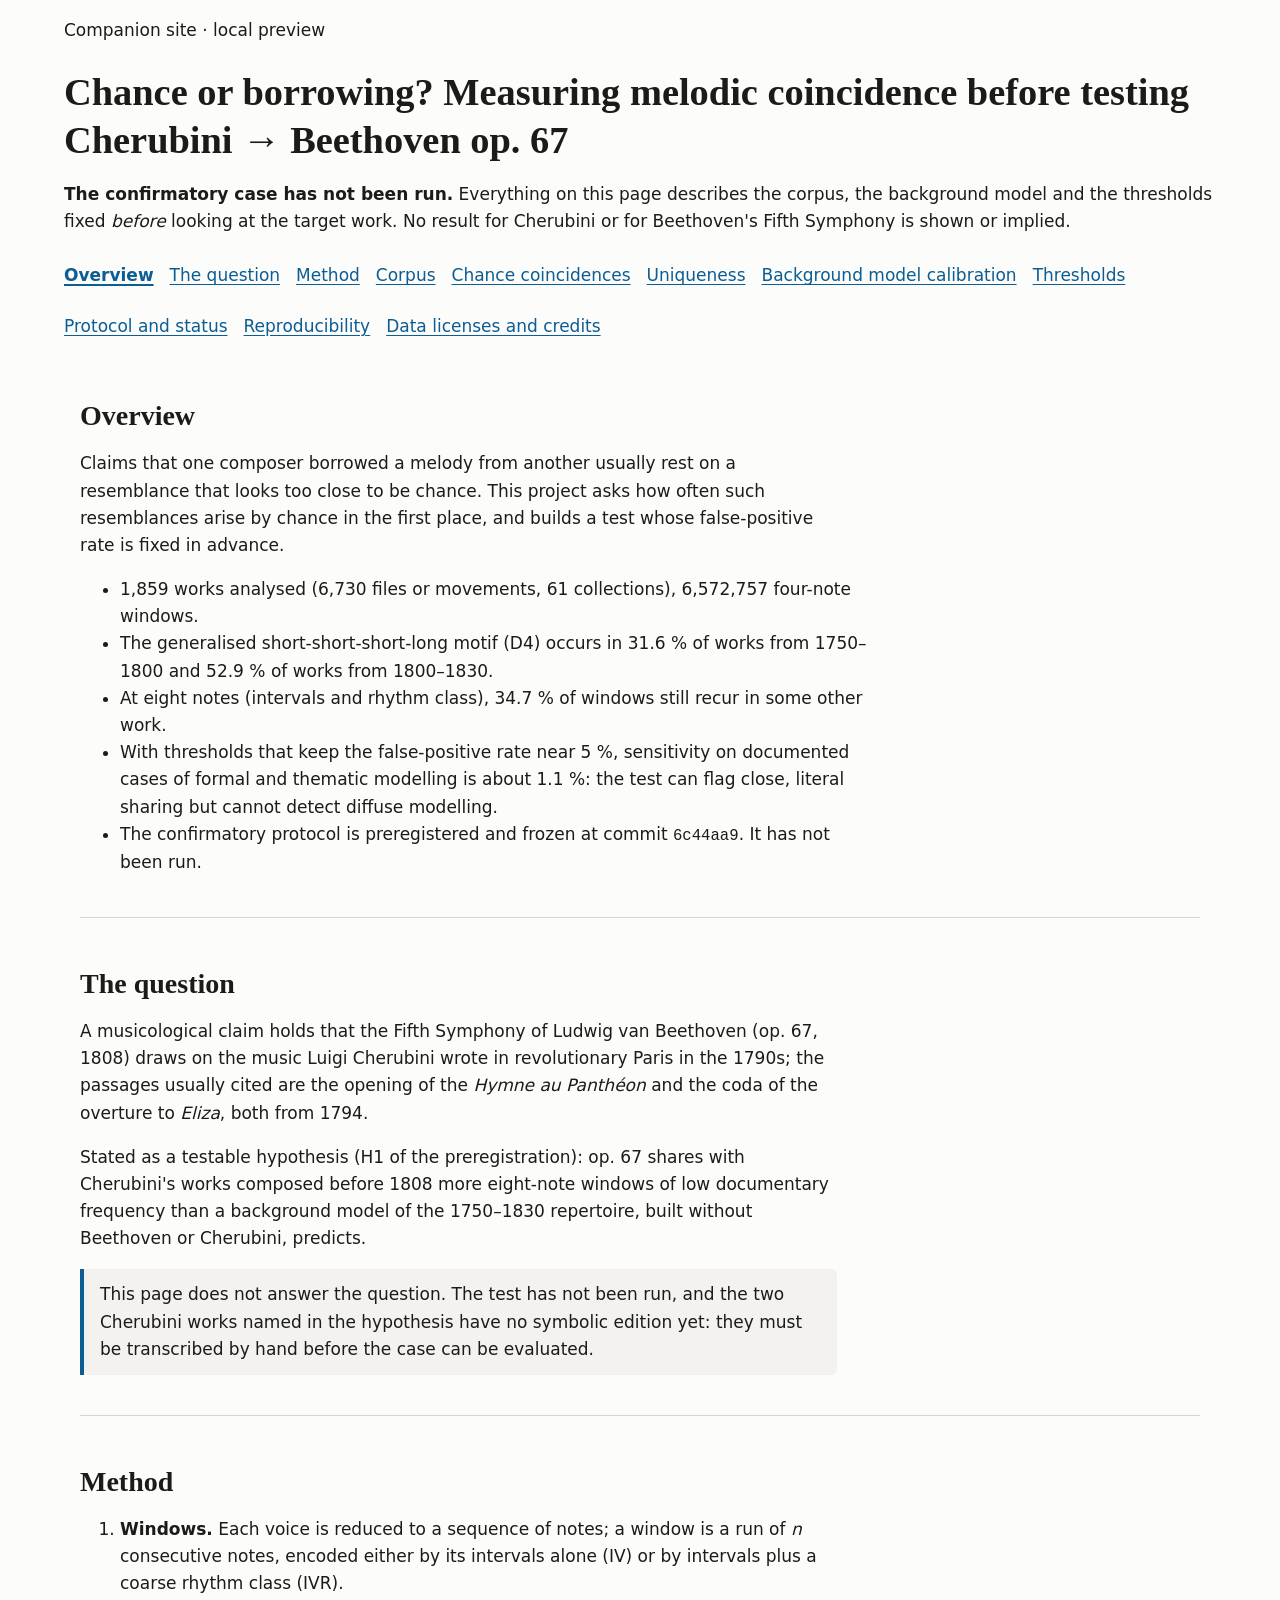
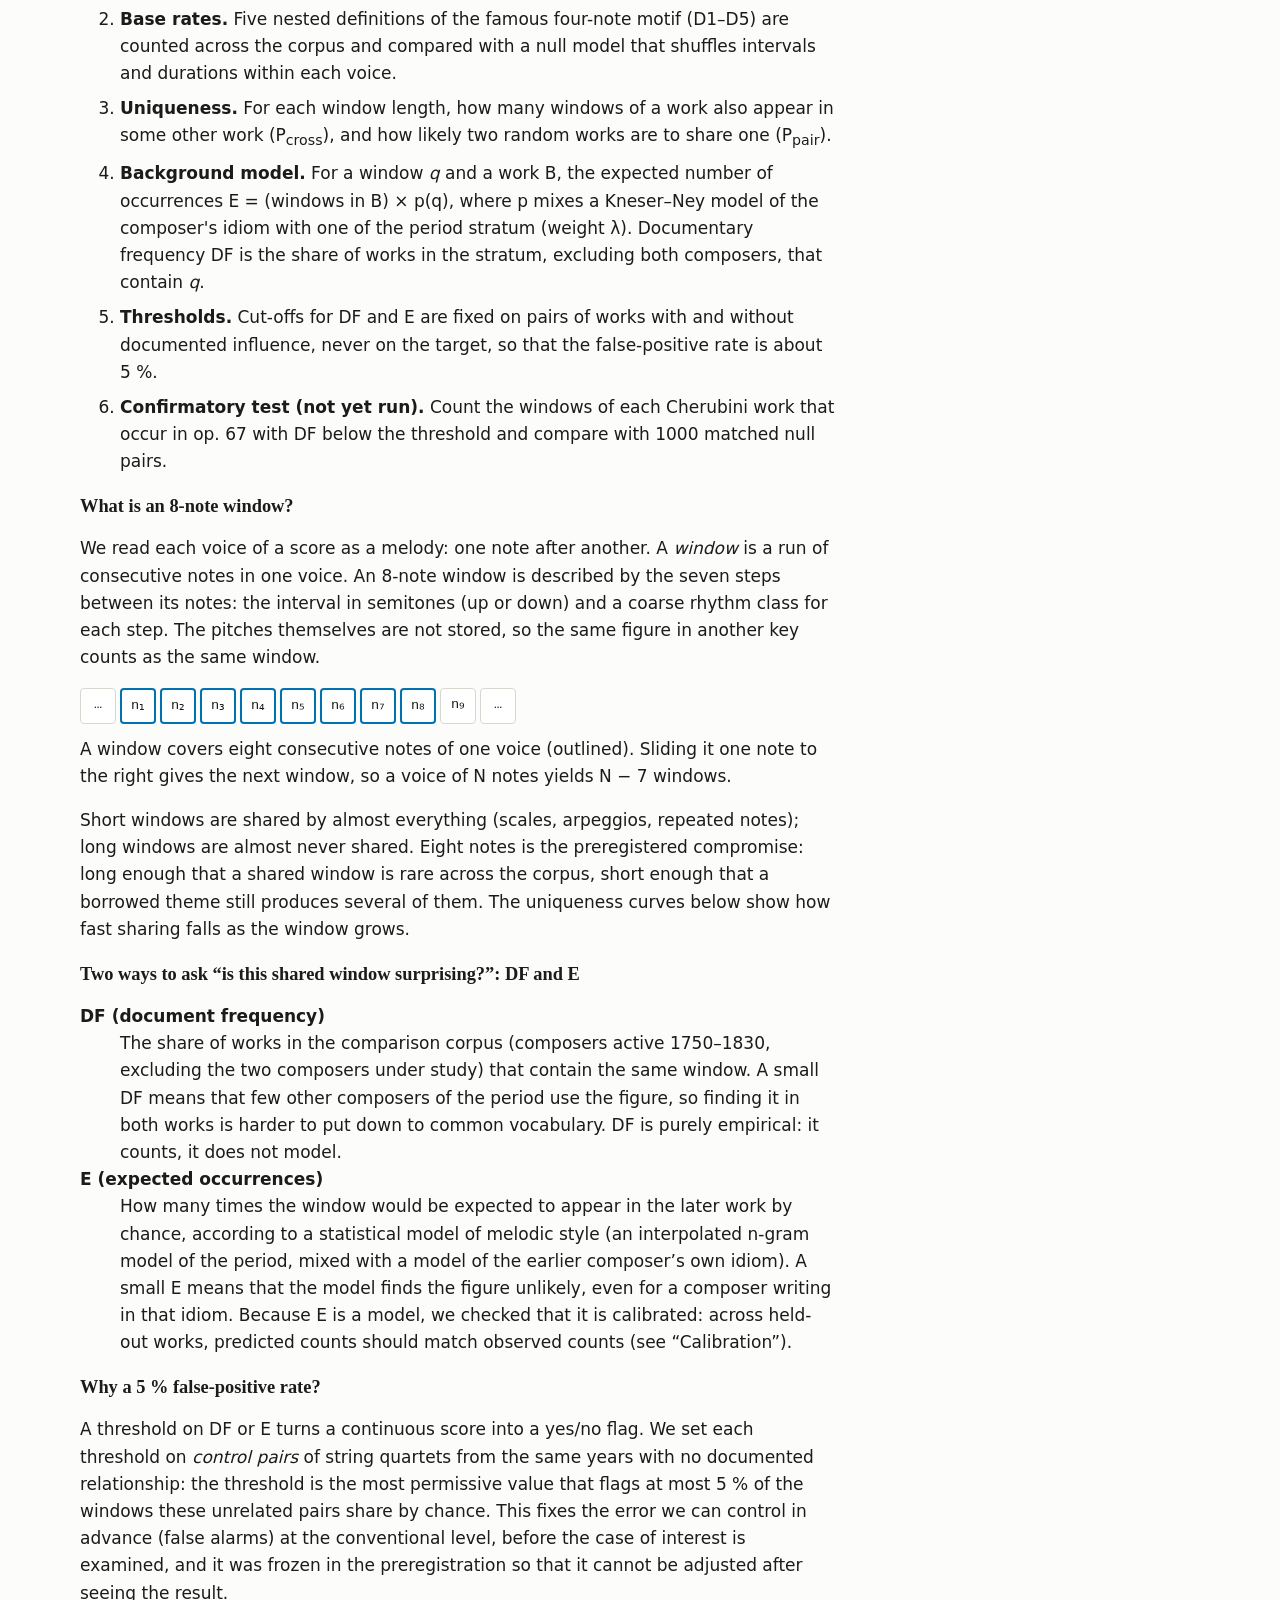
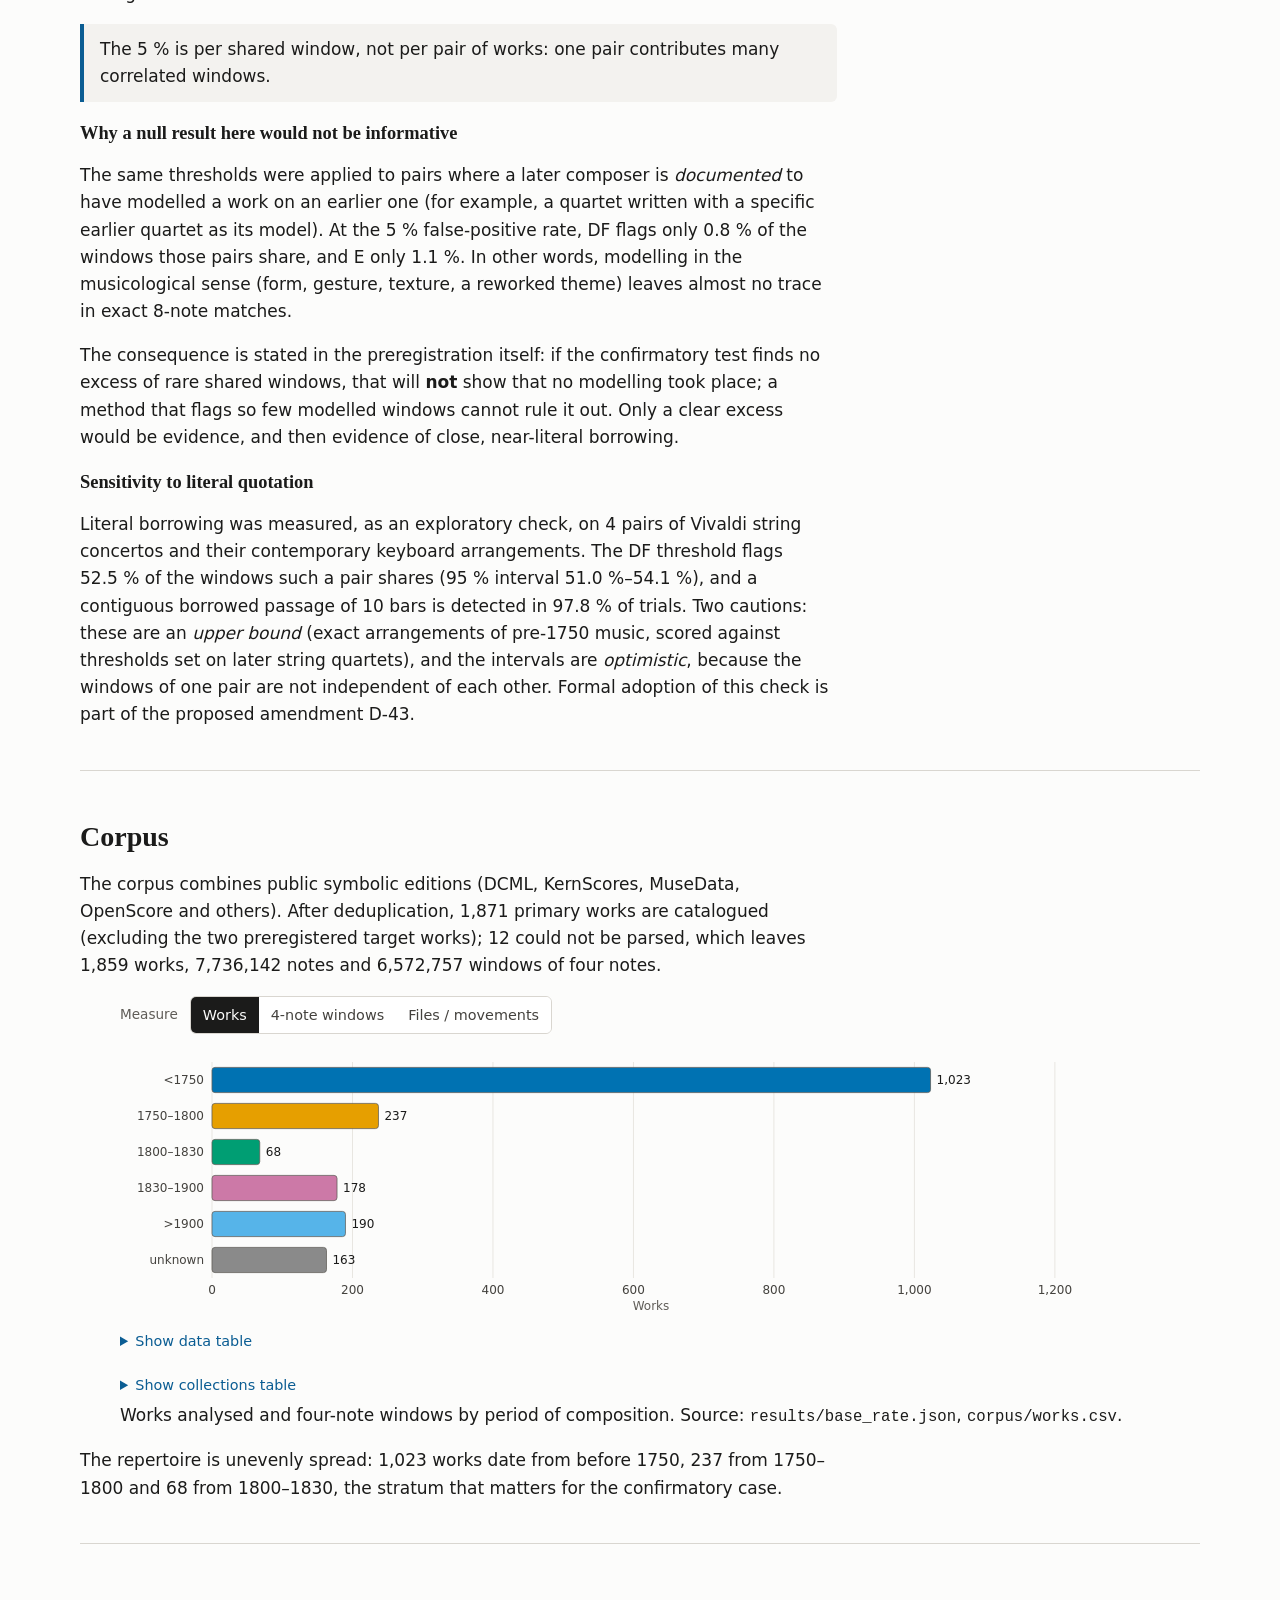
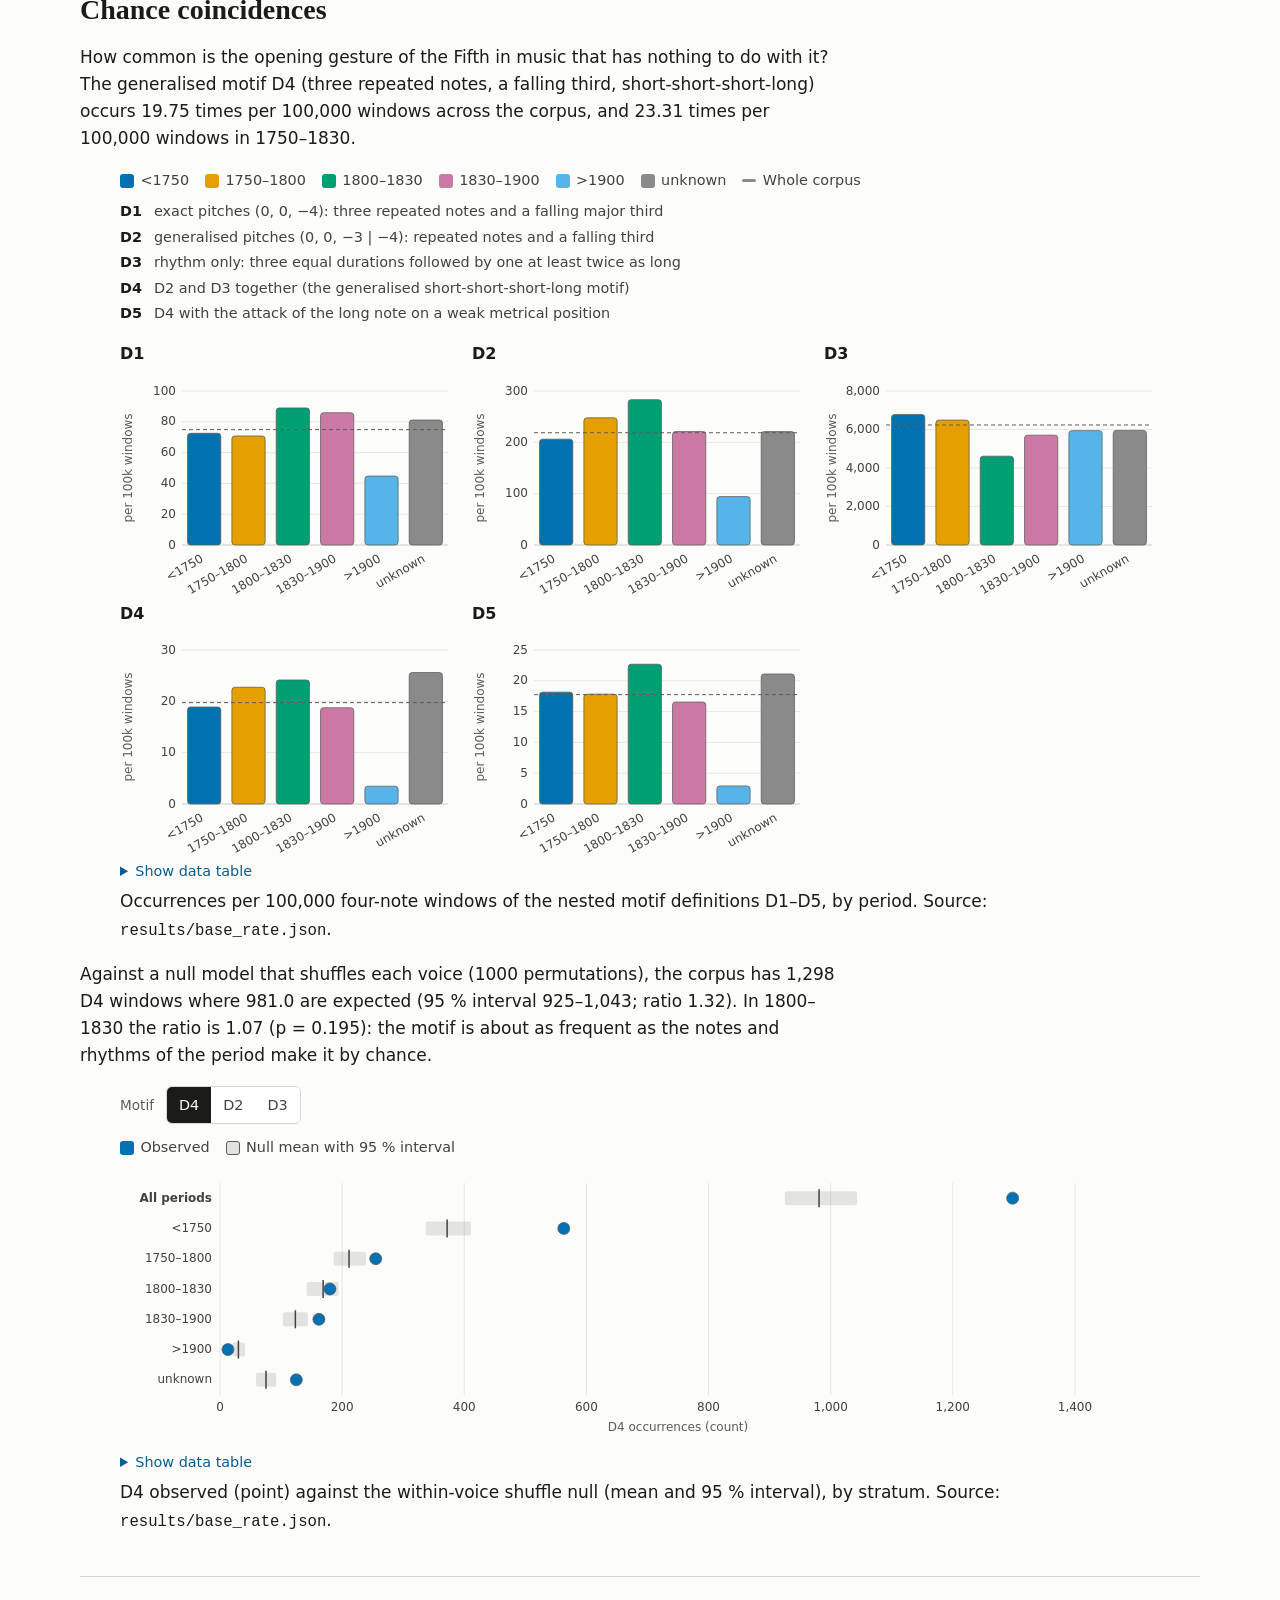
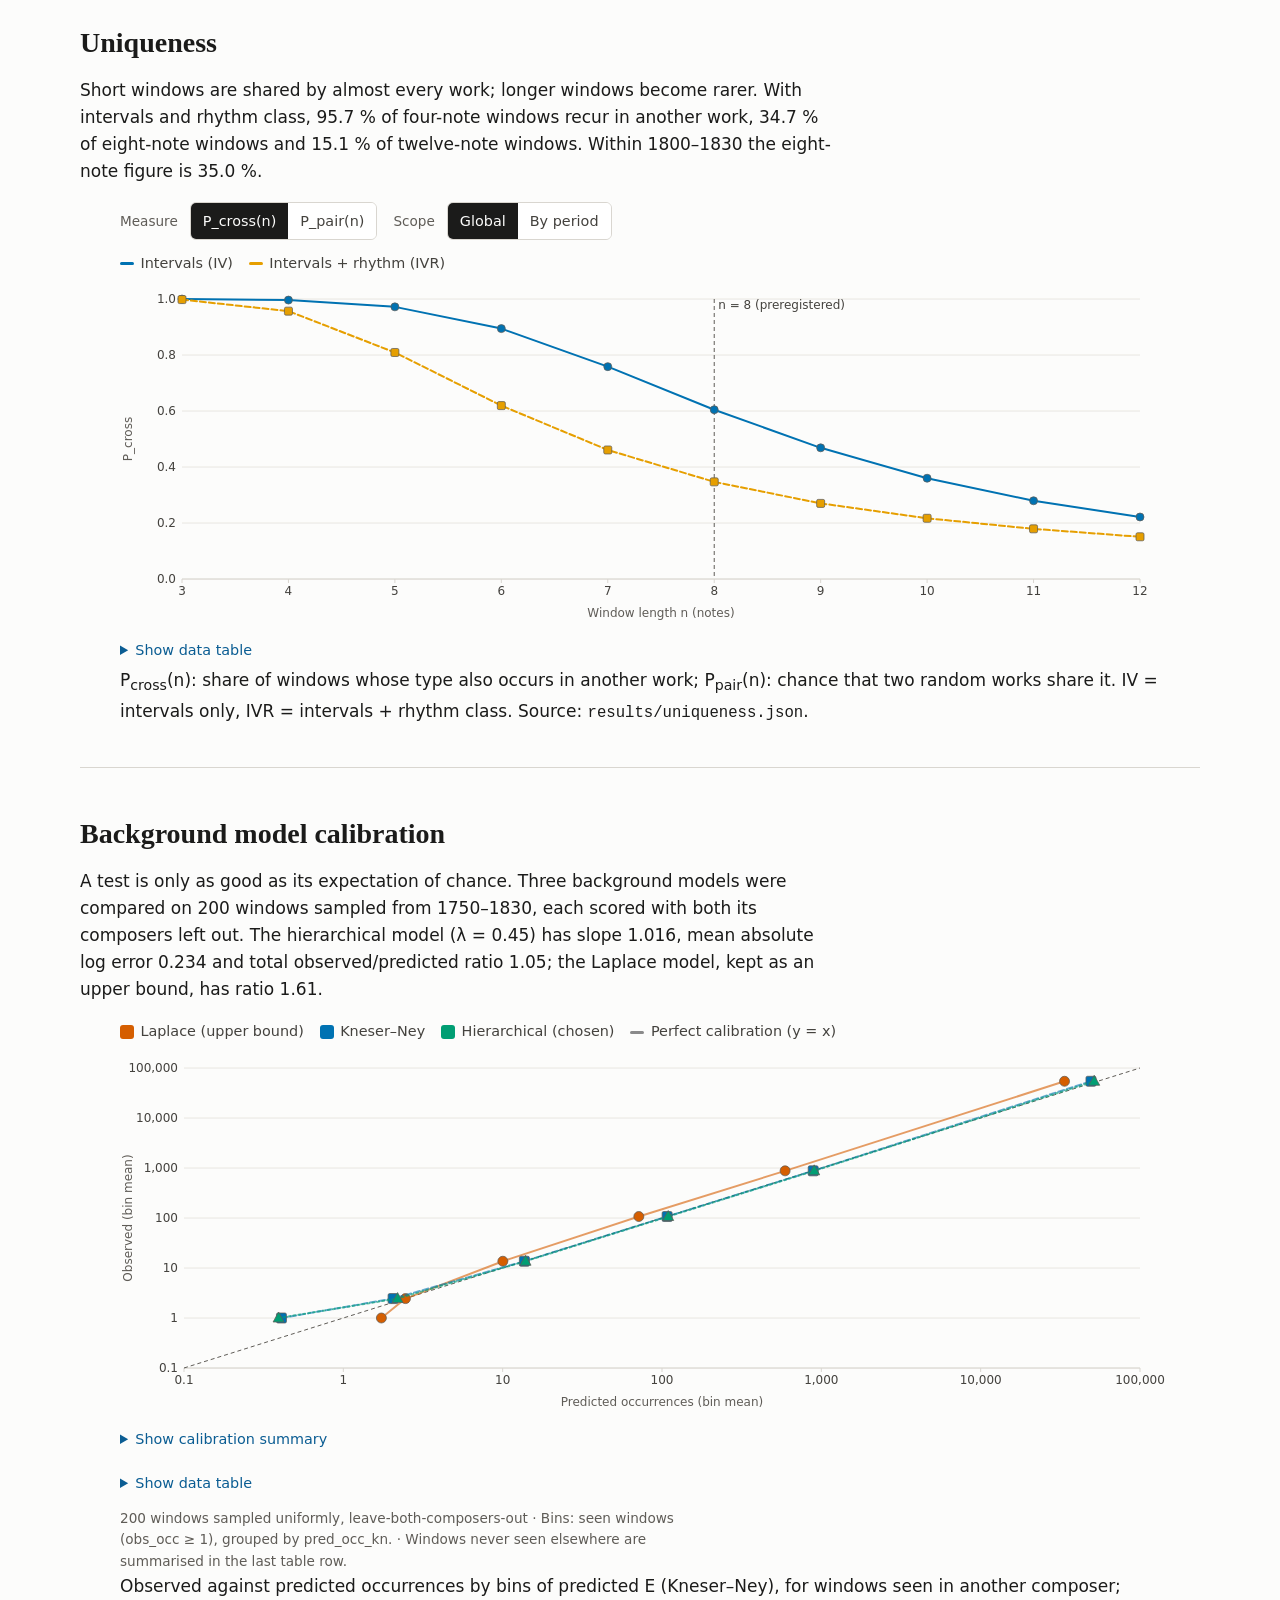
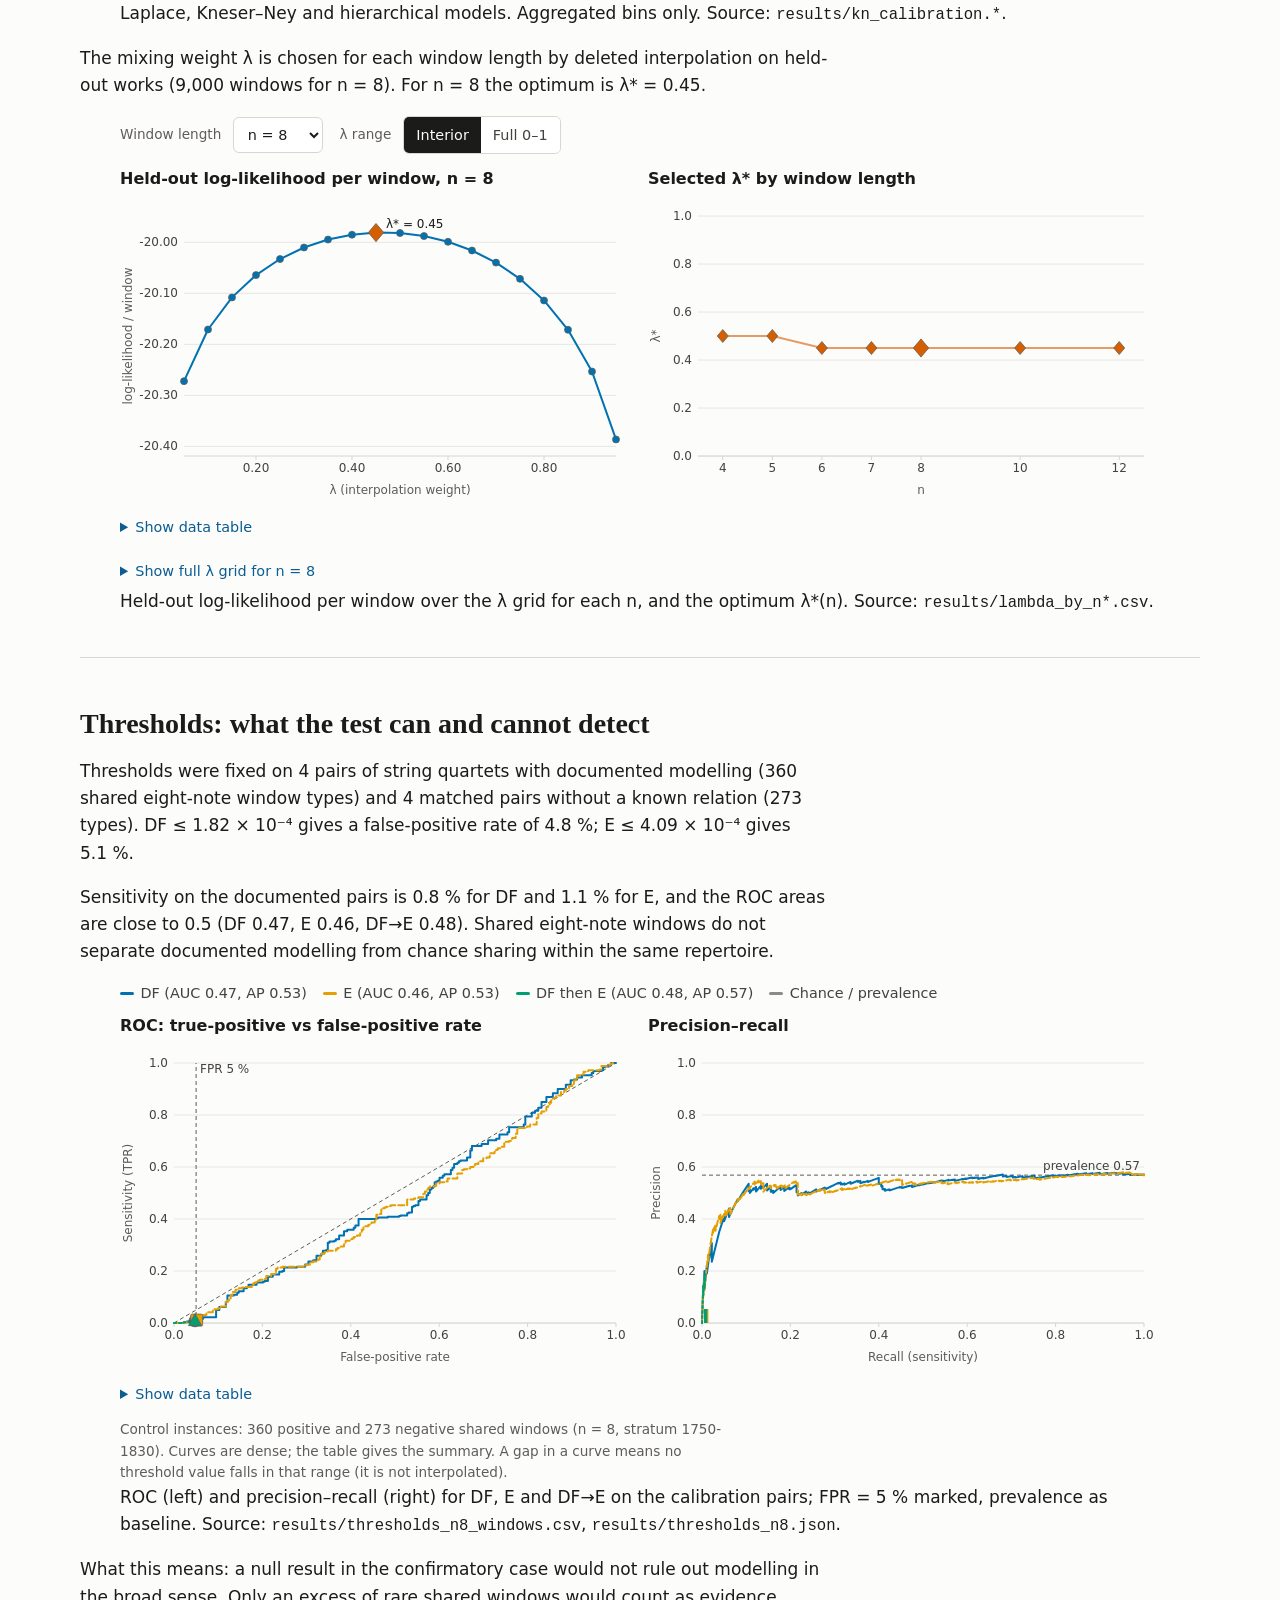
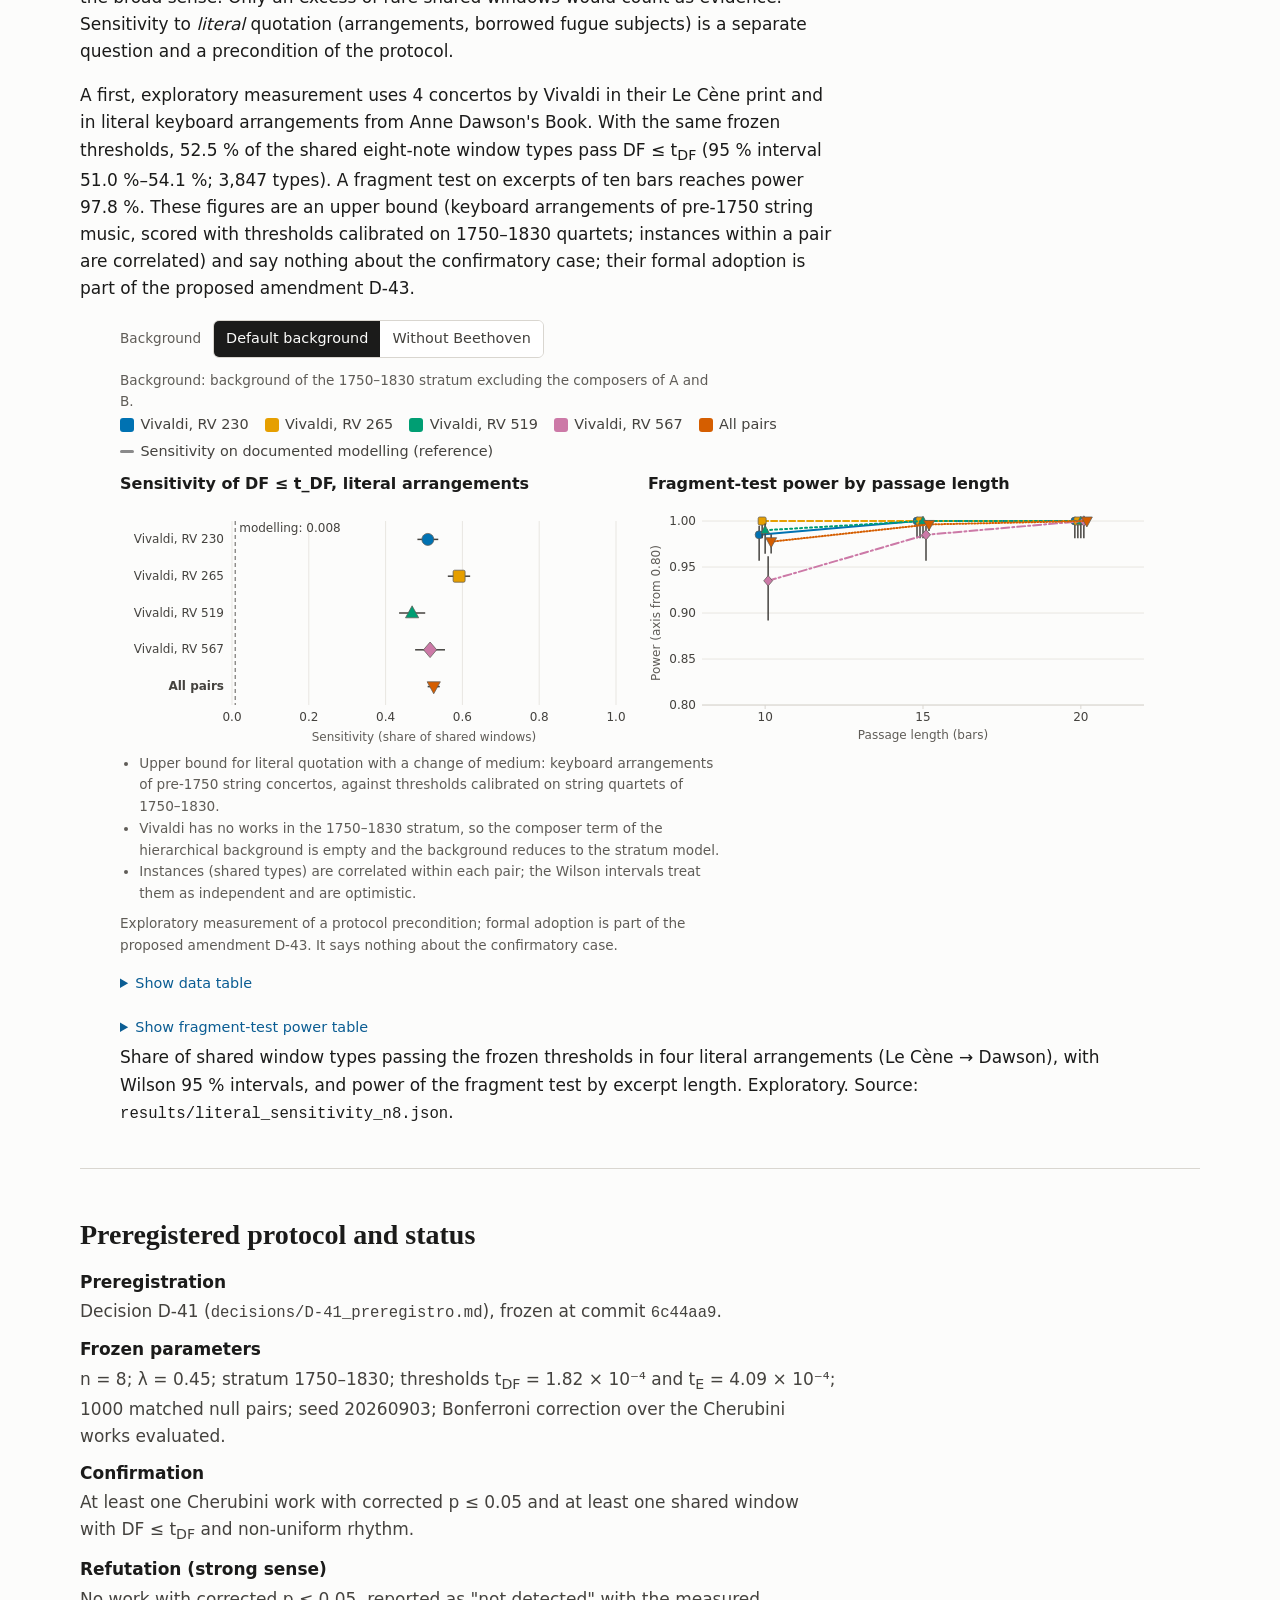
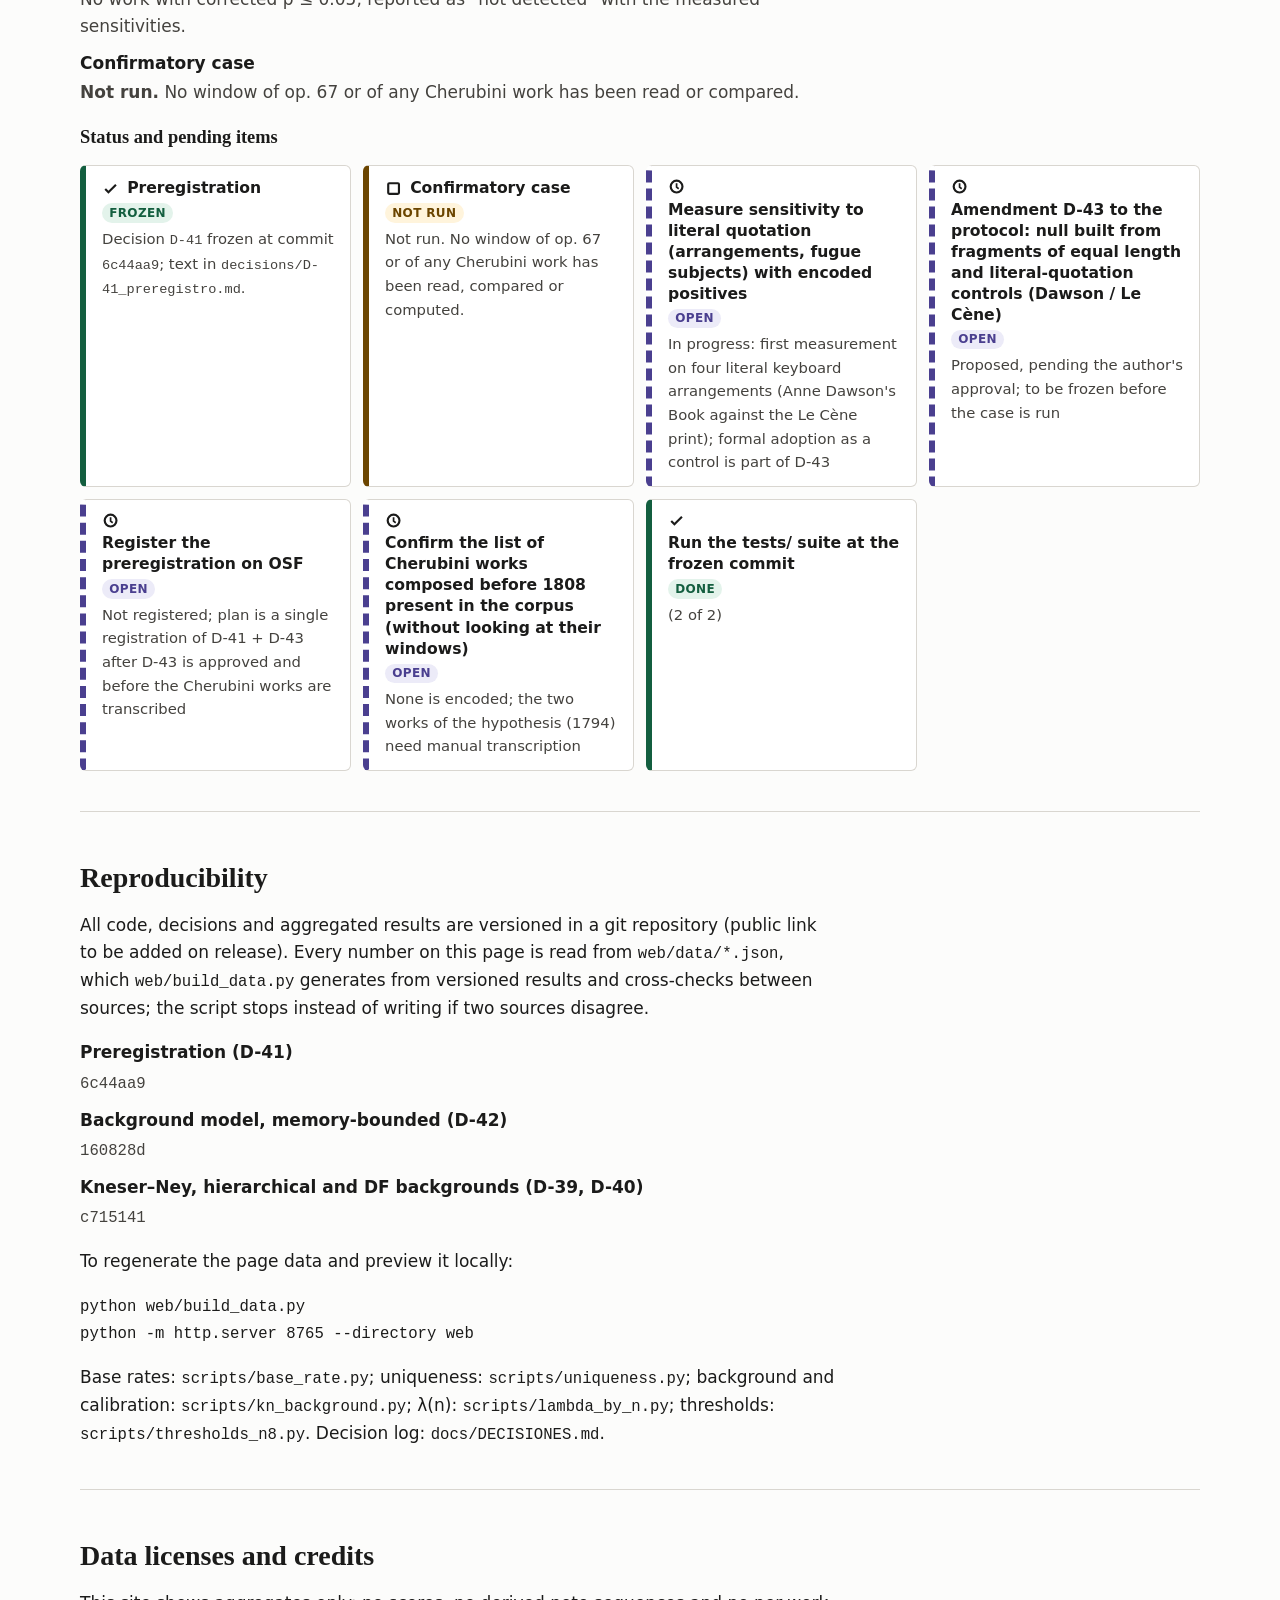
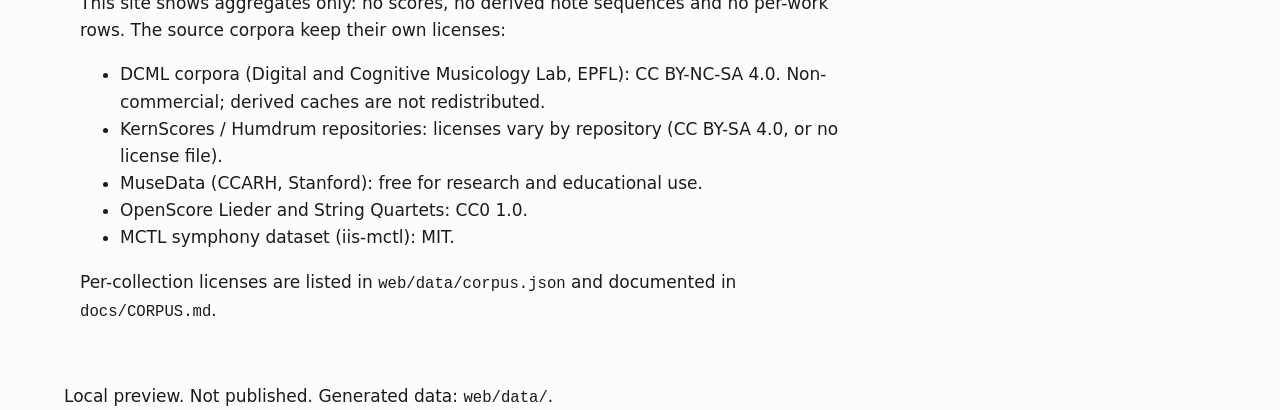
<file: web/index.html>
<!doctype html>
<html lang="en">
<head>
  <meta charset="utf-8">
  <meta name="viewport" content="width=device-width, initial-scale=1">
  <title>Chance or Borrowing?</title>
  <meta name="description" content="Companion site to a preregistered study of melodic borrowing: base rates of chance coincidence, uniqueness of note windows, a calibrated background model and thresholds, with the confirmatory case Cherubini → Beethoven op. 67 not yet run.">
  <link rel="stylesheet" href="assets/style.css">
  <script type="module" src="assets/app.js"></script>
</head>
<body>
  <a class="skip-link" href="#main">Skip to content</a>

  <header class="site-header">
    <div class="site-header-inner">
    <p class="kicker">Companion site · local preview</p>
    <h1>Chance or borrowing? Measuring melodic coincidence before testing Cherubini → Beethoven op. 67</h1>
    <p class="status-banner" role="note">
      <strong>The confirmatory case has not been run.</strong>
      Everything on this page describes the corpus, the background model and the thresholds fixed
      <em>before</em> looking at the target work. No result for Cherubini or for Beethoven's Fifth Symphony is shown or implied.
    </p>
    </div>
  </header>

  <nav id="site-nav" aria-label="Sections">
    <ul>
      <li><a href="#overview">Overview</a></li>
      <li><a href="#question">The question</a></li>
      <li><a href="#method">Method</a></li>
      <li><a href="#corpus">Corpus</a></li>
      <li><a href="#chance">Chance coincidences</a></li>
      <li><a href="#uniqueness">Uniqueness</a></li>
      <li><a href="#calibration">Background model calibration</a></li>
      <li><a href="#thresholds">Thresholds</a></li>
      <li><a href="#protocol">Protocol and status</a></li>
      <li><a href="#reproducibility">Reproducibility</a></li>
      <li><a href="#licenses">Data licenses and credits</a></li>
    </ul>
  </nav>

  <main id="main">

    <section id="overview" aria-labelledby="h-overview">
      <h2 id="h-overview">Overview</h2>
      <p>
        Claims that one composer borrowed a melody from another usually rest on a resemblance that
        looks too close to be chance. This project asks how often such resemblances arise by chance
        in the first place, and builds a test whose false-positive rate is fixed in advance.
      </p>
      <ul class="key-facts">
        <li><span data-num="corpus_works">…</span> works analysed (<span data-num="corpus_units">…</span> files or movements, <span data-num="corpus_collections">…</span> collections), <span data-num="corpus_windows">…</span> four-note windows.</li>
        <li>The generalised short-short-short-long motif (D4) occurs in <span data-num="baserate_d4_prev_1750_1800">…</span> of works from 1750–1800 and <span data-num="baserate_d4_prev_1800_1830">…</span> of works from 1800–1830.</li>
        <li>At eight notes (intervals and rhythm class), <span data-num="uniq_pcross_ivr_n8">…</span> of windows still recur in some other work.</li>
        <li>With thresholds that keep the false-positive rate near 5 %, sensitivity on documented cases of formal and thematic modelling is about <span data-num="thresh_sens_e">…</span>: the test can flag close, literal sharing but cannot detect diffuse modelling.</li>
        <li>The confirmatory protocol is preregistered and frozen at commit <code data-num="status_frozen_commit_short">…</code>. It has not been run.</li>
      </ul>
    </section>

    <section id="question" aria-labelledby="h-question">
      <h2 id="h-question">The question</h2>
      <p>
        A musicological claim holds that the Fifth Symphony of Ludwig van Beethoven (op. 67, 1808)
        draws on the music Luigi Cherubini wrote in revolutionary Paris in the 1790s; the passages
        usually cited are the opening of the <em>Hymne au Panthéon</em> and the coda of the overture to
        <em>Eliza</em>, both from 1794.
      </p>
      <p>
        Stated as a testable hypothesis (H1 of the preregistration): op. 67 shares with Cherubini's
        works composed before 1808 more eight-note windows of low documentary frequency than a
        background model of the 1750–1830 repertoire, built without Beethoven or Cherubini, predicts.
      </p>
      <p class="callout">
        This page does not answer the question. The test has not been run, and the two Cherubini works
        named in the hypothesis have no symbolic edition yet: they must be transcribed by hand before the
        case can be evaluated.
      </p>
    </section>

    <section id="method" aria-labelledby="h-method">
      <h2 id="h-method">Method</h2>
      <ol class="steps">
        <li><strong>Windows.</strong> Each voice is reduced to a sequence of notes; a window is a run of
          <em>n</em> consecutive notes, encoded either by its intervals alone (IV) or by intervals plus a
          coarse rhythm class (IVR).</li>
        <li><strong>Base rates.</strong> Five nested definitions of the famous four-note motif (D1–D5) are
          counted across the corpus and compared with a null model that shuffles intervals and durations
          within each voice.</li>
        <li><strong>Uniqueness.</strong> For each window length, how many windows of a work also appear
          in some other work (P<sub>cross</sub>), and how likely two random works are to share one (P<sub>pair</sub>).</li>
        <li><strong>Background model.</strong> For a window <em>q</em> and a work B, the expected number
          of occurrences E = (windows in B) × p(q), where p mixes a Kneser–Ney model of the composer's
          idiom with one of the period stratum (weight λ). Documentary frequency DF is the share of works
          in the stratum, excluding both composers, that contain <em>q</em>.</li>
        <li><strong>Thresholds.</strong> Cut-offs for DF and E are fixed on pairs of works with and without
          documented influence, never on the target, so that the false-positive rate is about 5 %.</li>
        <li><strong>Confirmatory test (not yet run).</strong> Count the windows of each Cherubini work that
          occur in op. 67 with DF below the threshold and compare with 1000 matched null pairs.</li>
      </ol>
      <div id="method-content"></div>
    </section>

    <section id="corpus" aria-labelledby="h-corpus">
      <h2 id="h-corpus">Corpus</h2>
      <p>
        The corpus combines public symbolic editions (DCML, KernScores, MuseData, OpenScore and others).
        After deduplication, <span data-num="corpus_works_catalog">…</span> primary works are catalogued
        (excluding the two preregistered target works); <span data-num="corpus_works_missing_cache">…</span>
        could not be parsed, which leaves <span data-num="corpus_works">…</span> works,
        <span data-num="corpus_notes">…</span> notes and <span data-num="corpus_windows">…</span> windows of four notes.
      </p>
      <figure>
        <div id="chart-corpus" class="chart" data-src="data/corpus.json" role="img"
             aria-label="Works and four-note windows per period">
          <p class="chart-fallback">Works and windows per period: chart loading.</p>
        </div>
        <figcaption>Works analysed and four-note windows by period of composition. Source: <code>results/base_rate.json</code>, <code>corpus/works.csv</code>.</figcaption>
      </figure>
      <p>
        The repertoire is unevenly spread: <span data-num="corpus_works_pre1750">…</span> works date from
        before 1750, <span data-num="corpus_works_1750_1800">…</span> from 1750–1800 and
        <span data-num="corpus_works_1800_1830">…</span> from 1800–1830, the stratum that matters for the
        confirmatory case.
      </p>
    </section>

    <section id="chance" aria-labelledby="h-chance">
      <h2 id="h-chance">Chance coincidences</h2>
      <p>
        How common is the opening gesture of the Fifth in music that has nothing to do with it?
        The generalised motif D4 (three repeated notes, a falling third, short-short-short-long)
        occurs <span data-num="baserate_d4_rate_all">…</span> times per 100,000 windows across the corpus,
        and <span data-num="baserate_d4_rate_1750_1830">…</span> times per 100,000 windows in 1750–1830.
      </p>
      <figure>
        <div id="chart-baserates" class="chart" data-src="data/base_rates.json" role="img"
             aria-label="Rates of motif definitions D1 to D5 per 100,000 windows, by period">
          <p class="chart-fallback">Base rates D1–D5 by period: chart loading.</p>
        </div>
        <figcaption>Occurrences per 100,000 four-note windows of the nested motif definitions D1–D5, by period. Source: <code>results/base_rate.json</code>.</figcaption>
      </figure>
      <p>
        Against a null model that shuffles each voice (1000 permutations), the corpus has
        <span data-num="null_d4_obs_all">…</span> D4 windows where
        <span data-num="null_d4_mean_all">…</span> are expected
        (95 % interval <span data-num="null_d4_ci_lo_all">…</span>–<span data-num="null_d4_ci_hi_all">…</span>;
        ratio <span data-num="null_d4_ratio_all">…</span>). In 1800–1830 the ratio is
        <span data-num="null_d4_ratio_1800_1830">…</span> (p = <span data-num="null_d4_p_1800_1830">…</span>):
        the motif is about as frequent as the notes and rhythms of the period make it by chance.
      </p>
      <figure>
        <div id="chart-null" class="chart" data-src="data/observed_null.json" role="img"
             aria-label="Observed D4 count against the null mean and 95 percent interval, by stratum">
          <p class="chart-fallback">Observed D4 against the null model: chart loading.</p>
        </div>
        <figcaption>D4 observed (point) against the within-voice shuffle null (mean and 95 % interval), by stratum. Source: <code>results/base_rate.json</code>.</figcaption>
      </figure>
    </section>

    <section id="uniqueness" aria-labelledby="h-uniqueness">
      <h2 id="h-uniqueness">Uniqueness</h2>
      <p>
        Short windows are shared by almost every work; longer windows become rarer. With intervals and
        rhythm class, <span data-num="uniq_pcross_ivr_n4">…</span> of four-note windows recur in another work,
        <span data-num="uniq_pcross_ivr_n8">…</span> of eight-note windows and
        <span data-num="uniq_pcross_ivr_n12">…</span> of twelve-note windows. Within 1800–1830 the eight-note
        figure is <span data-num="uniq_pcross_ivr_n8_1800_1830">…</span>.
      </p>
      <figure>
        <div id="chart-uniqueness" class="chart" data-src="data/uniqueness.json" role="img"
             aria-label="Share of windows recurring in another work, by window length">
          <p class="chart-fallback">Uniqueness curves P_cross(n) and P_pair(n): chart loading.</p>
        </div>
        <figcaption>P<sub>cross</sub>(n): share of windows whose type also occurs in another work; P<sub>pair</sub>(n): chance that two random works share it. IV = intervals only, IVR = intervals + rhythm class. Source: <code>results/uniqueness.json</code>.</figcaption>
      </figure>
    </section>

    <section id="calibration" aria-labelledby="h-calibration">
      <h2 id="h-calibration">Background model calibration</h2>
      <p>
        A test is only as good as its expectation of chance. Three background models were compared on
        <span data-num="calib_n_queries">…</span> windows sampled from 1750–1830, each scored with both its
        composers left out. The hierarchical model (λ = <span data-num="calib_lambda">…</span>) has slope
        <span data-num="calib_hier_slope_all">…</span>, mean absolute log error
        <span data-num="calib_hier_mae_all">…</span> and total observed/predicted ratio
        <span data-num="calib_hier_obs_pred">…</span>; the Laplace model, kept as an upper bound, has ratio
        <span data-num="calib_lap_obs_pred">…</span>.
      </p>
      <figure>
        <div id="chart-calibration" class="chart" data-src="data/calibration.json" role="img"
             aria-label="Observed against predicted occurrences, by bins of predicted E">
          <p class="chart-fallback">Calibration by bins of predicted E: chart loading.</p>
        </div>
        <figcaption>Observed against predicted occurrences by bins of predicted E (Kneser–Ney), for windows seen in another composer; Laplace, Kneser–Ney and hierarchical models. Aggregated bins only. Source: <code>results/kn_calibration.*</code>.</figcaption>
      </figure>
      <p>
        The mixing weight λ is chosen for each window length by deleted interpolation on held-out works
        (<span data-num="lambda_n_windows_n8">…</span> windows for n = 8). For n = 8 the optimum is
        λ* = <span data-num="lambda_star_n8">…</span>.
      </p>
      <figure>
        <div id="chart-lambda" class="chart" data-src="data/lambda.json" role="img"
             aria-label="Held-out log-likelihood over the lambda grid, and lambda star by window length">
          <p class="chart-fallback">λ*(n) and likelihood profiles: chart loading.</p>
        </div>
        <figcaption>Held-out log-likelihood per window over the λ grid for each n, and the optimum λ*(n). Source: <code>results/lambda_by_n*.csv</code>.</figcaption>
      </figure>
    </section>

    <section id="thresholds" aria-labelledby="h-thresholds">
      <h2 id="h-thresholds">Thresholds: what the test can and cannot detect</h2>
      <p>
        Thresholds were fixed on <span data-num="thresh_n_pairs_pos">…</span> pairs of string quartets with
        documented modelling (<span data-num="thresh_n_pos">…</span> shared eight-note window types) and
        <span data-num="thresh_n_pairs_neg">…</span> matched pairs without a known relation
        (<span data-num="thresh_n_neg">…</span> types). DF ≤ <span data-num="thresh_t_df">…</span> gives a
        false-positive rate of <span data-num="thresh_fpr_df">…</span>; E ≤ <span data-num="thresh_t_e">…</span>
        gives <span data-num="thresh_fpr_e">…</span>.
      </p>
      <p>
        Sensitivity on the documented pairs is <span data-num="thresh_sens_df">…</span> for DF and
        <span data-num="thresh_sens_e">…</span> for E, and the ROC areas are close to 0.5
        (DF <span data-num="thresh_auc_df">…</span>, E <span data-num="thresh_auc_e">…</span>,
        DF→E <span data-num="thresh_auc_dfe">…</span>). Shared eight-note windows do not separate
        documented modelling from chance sharing within the same repertoire.
      </p>
      <figure>
        <div id="chart-rocpr" class="chart" data-src="data/thresholds.json" role="img"
             aria-label="ROC and precision-recall curves for DF, E and the combined rule">
          <p class="chart-fallback">ROC and precision–recall curves: chart loading.</p>
        </div>
        <figcaption>ROC (left) and precision–recall (right) for DF, E and DF→E on the calibration pairs; FPR = 5 % marked, prevalence as baseline. Source: <code>results/thresholds_n8_windows.csv</code>, <code>results/thresholds_n8.json</code>.</figcaption>
      </figure>
      <p>
        What this means: a null result in the confirmatory case would not rule out modelling in the broad
        sense. Only an excess of rare shared windows would count as evidence. Sensitivity to
        <em>literal</em> quotation (arrangements, borrowed fugue subjects) is a separate question and a
        precondition of the protocol.
      </p>
      <p>
        A first, exploratory measurement uses <span data-num="literal_n_pairs">…</span> concertos by Vivaldi
        in their Le Cène print and in literal keyboard arrangements from Anne Dawson's Book. With the same
        frozen thresholds, <span data-num="literal_ls1_default_df">…</span> of the shared eight-note window types
        pass DF ≤ t<sub>DF</sub> (95 % interval <span data-num="literal_ls1_default_df_lo">…</span>–<span data-num="literal_ls1_default_df_hi">…</span>;
        <span data-num="literal_ls1_default_instances">…</span> types). A fragment test on excerpts of ten bars
        reaches power <span data-num="literal_ls2_default_power_10bars">…</span>. These figures are an upper bound
        (keyboard arrangements of pre-1750 string music, scored with thresholds calibrated on 1750–1830 quartets;
        instances within a pair are correlated) and say
        nothing about the confirmatory case; their formal adoption is part of the proposed amendment D-43.
      </p>
      <figure>
        <div id="chart-literal" class="chart" data-src="data/literal.json" role="img"
             aria-label="Sensitivity to literal quotation">
          <p class="chart-fallback">Sensitivity to literal quotation: chart loading.</p>
        </div>
        <figcaption>Share of shared window types passing the frozen thresholds in four literal arrangements (Le Cène → Dawson), with Wilson 95 % intervals, and power of the fragment test by excerpt length. Exploratory. Source: <code>results/literal_sensitivity_n8.json</code>.</figcaption>
      </figure>
    </section>

    <section id="protocol" aria-labelledby="h-protocol">
      <h2 id="h-protocol">Preregistered protocol and status</h2>
      <dl class="status-list">
        <dt>Preregistration</dt>
        <dd>Decision D-41 (<code>decisions/D-41_preregistro.md</code>), frozen at commit
          <code data-num="status_frozen_commit_short">…</code>.</dd>
        <dt>Frozen parameters</dt>
        <dd>n = 8; λ = <span data-num="thresh_lambda">…</span>; stratum 1750–1830; thresholds
          t<sub>DF</sub> = <span data-num="thresh_t_df">…</span> and t<sub>E</sub> = <span data-num="thresh_t_e">…</span>;
          1000 matched null pairs; seed 20260903; Bonferroni correction over the Cherubini works evaluated.</dd>
        <dt>Confirmation</dt>
        <dd>At least one Cherubini work with corrected p ≤ 0.05 and at least one shared window with
          DF ≤ t<sub>DF</sub> and non-uniform rhythm.</dd>
        <dt>Refutation (strong sense)</dt>
        <dd>No work with corrected p ≤ 0.05, reported as "not detected" with the measured sensitivities.</dd>
        <dt>Confirmatory case</dt>
        <dd><strong>Not run.</strong> No window of op. 67 or of any Cherubini work has been read or compared.</dd>
      </dl>
      <h3>Status and pending items</h3>
      <div id="status-panel" data-src="data/status.json">
        <ul class="pending-list">
          <li>Measure the sensitivity of the test to literal quotation.</li>
          <li>Confirm the list of Cherubini works before 1808 in the corpus (none is encoded yet; the two works of the hypothesis need manual transcription).</li>
          <li>Run the test suite at the frozen commit (done).</li>
        </ul>
      </div>
    </section>

    <section id="reproducibility" aria-labelledby="h-reproducibility">
      <h2 id="h-reproducibility">Reproducibility</h2>
      <p>
        All code, decisions and aggregated results are versioned in a git repository (public link to be
        added on release). Every number on this page is read from <code>web/data/*.json</code>, which
        <code>web/build_data.py</code> generates from versioned results and cross-checks between sources;
        the script stops instead of writing if two sources disagree.
      </p>
      <dl class="status-list">
        <dt>Preregistration (D-41)</dt><dd><code data-num="status_frozen_commit_short">…</code></dd>
        <dt>Background model, memory-bounded (D-42)</dt><dd><code>160828d</code></dd>
        <dt>Kneser–Ney, hierarchical and DF backgrounds (D-39, D-40)</dt><dd><code>c715141</code></dd>
      </dl>
      <p>To regenerate the page data and preview it locally:</p>
      <pre><code>python web/build_data.py
python -m http.server 8765 --directory web</code></pre>
      <p>
        Base rates: <code>scripts/base_rate.py</code>; uniqueness: <code>scripts/uniqueness.py</code>;
        background and calibration: <code>scripts/kn_background.py</code>; λ(n): <code>scripts/lambda_by_n.py</code>;
        thresholds: <code>scripts/thresholds_n8.py</code>. Decision log: <code>docs/DECISIONES.md</code>.
      </p>
    </section>

    <section id="licenses" aria-labelledby="h-licenses">
      <h2 id="h-licenses">Data licenses and credits</h2>
      <p>
        This site shows aggregates only: no scores, no derived note sequences and no per-work rows.
        The source corpora keep their own licenses:
      </p>
      <ul>
        <li>DCML corpora (Digital and Cognitive Musicology Lab, EPFL): CC BY-NC-SA 4.0. Non-commercial; derived caches are not redistributed.</li>
        <li>KernScores / Humdrum repositories: licenses vary by repository (CC BY-SA 4.0, or no license file).</li>
        <li>MuseData (CCARH, Stanford): free for research and educational use.</li>
        <li>OpenScore Lieder and String Quartets: CC0 1.0.</li>
        <li>MCTL symphony dataset (iis-mctl): MIT.</li>
      </ul>
      <p>
        Per-collection licenses are listed in <code>web/data/corpus.json</code> and documented in
        <code>docs/CORPUS.md</code>.
      </p>
    </section>

  </main>

  <footer class="site-footer">
    <p>Local preview. Not published. Generated data: <code>web/data/</code>.</p>
  </footer>
</body>
</html>
</file>
<file: web/assets/style.css>
/* Beethoven–Cherubini companion site — W2 stylesheet.
   Sober, light/dark, responsive to 360 px, print. Okabe–Ito categorical palette. */

:root {
  color-scheme: light dark;
  --bg: #fcfcfb;
  --surface: #ffffff;
  --surface-2: #f3f2ef;
  --ink: #1b1b1a;
  --ink-2: #44423e;
  --ink-muted: #5f5c57;      /* 6.3:1 on --bg */
  --rule: #d9d6d0;
  --grid: #e8e6e1;
  --accent: #0b5d93;         /* links, focus: 7:1 on --bg */
  --focus: #0b5d93;
  --warn-bg: #fff4dc;
  --warn-ink: #6b4500;
  --ok-ink: #135e3f;
  --ok-bg: #e3f3eb;
  --pending-ink: #4a3f8f;
  --pending-bg: #ecebf8;

  /* Okabe–Ito (Wong 2011) in fixed order; never cycled. */
  --c1: #0072B2; /* blue */
  --c2: #E69F00; /* orange */
  --c3: #009E73; /* bluish green */
  --c4: #CC79A7; /* reddish purple */
  --c5: #56B4E9; /* sky blue */
  --c6: #D55E00; /* vermillion */
  --c7: #8a8a8a; /* neutral: "unknown" / null band */
  --null-band: rgba(110, 110, 110, 0.18);

  --font-sans: system-ui, -apple-system, "Segoe UI", Roboto, "Helvetica Neue", Arial, sans-serif;
  --font-serif: "Iowan Old Style", "Palatino Linotype", Palatino, Georgia, serif;
  --font-mono: ui-monospace, Menlo, Consolas, monospace;
  --measure: 70ch;
  --radius: 6px;
}

@media (prefers-color-scheme: dark) {
  :root:not([data-theme="light"]) {
    --bg: #161615;
    --surface: #1e1e1c;
    --surface-2: #262624;
    --ink: #ecebe8;
    --ink-2: #cfcdc8;
    --ink-muted: #a9a6a0;
    --rule: #3a3936;
    --grid: #2e2d2b;
    --accent: #7cc4f2;
    --focus: #7cc4f2;
    --warn-bg: #3a2c0d;
    --warn-ink: #f5d48c;
    --ok-ink: #8fdcb6;
    --ok-bg: #12301f;
    --pending-ink: #c7c1f5;
    --pending-bg: #26233f;
    --c1: #3d9be0;
    --c7: #9a9893;
    --null-band: rgba(200, 200, 200, 0.16);
  }
}
:root[data-theme="dark"] {
  --bg: #161615;
  --surface: #1e1e1c;
  --surface-2: #262624;
  --ink: #ecebe8;
  --ink-2: #cfcdc8;
  --ink-muted: #a9a6a0;
  --rule: #3a3936;
  --grid: #2e2d2b;
  --accent: #7cc4f2;
  --focus: #7cc4f2;
  --warn-bg: #3a2c0d;
  --warn-ink: #f5d48c;
  --ok-ink: #8fdcb6;
  --ok-bg: #12301f;
  --pending-ink: #c7c1f5;
  --pending-bg: #26233f;
  --c1: #3d9be0;
  --c7: #9a9893;
  --null-band: rgba(200, 200, 200, 0.16);
}

*, *::before, *::after { box-sizing: border-box; }

html { -webkit-text-size-adjust: 100%; scroll-behavior: smooth; }
@media (prefers-reduced-motion: reduce) {
  html { scroll-behavior: auto; }
  *, *::before, *::after { animation: none !important; transition: none !important; }
}

body {
  margin: 0;
  background: var(--bg);
  color: var(--ink);
  font-family: var(--font-sans);
  font-size: 1.0625rem;
  line-height: 1.6;
}

/* ---------- Layout ---------- */
.skip-link {
  position: absolute; left: 1rem; top: -3rem; z-index: 10;
  background: var(--surface); color: var(--accent);
  padding: .5rem .75rem; border: 2px solid var(--focus); border-radius: var(--radius);
}
.skip-link:focus { top: 1rem; }

header, nav, main, footer { padding-inline: 16px; }
#site-nav > ul { max-width: 72rem; margin-inline: auto; }
main, .site-header-inner, footer > * { max-width: 72rem; margin-inline: auto; }
main > section, main > article { max-width: 72rem; margin-inline: auto; padding-block: 1.5rem; border-top: 1px solid var(--rule); }
main > section:first-child { border-top: 0; }

.prose, main p, main li { max-width: var(--measure); }

h1, h2, h3 { font-family: var(--font-serif); line-height: 1.25; color: var(--ink); }
h1 { font-size: clamp(1.6rem, 4vw, 2.4rem); margin: 1.5rem 0 .5rem; }
h2 { font-size: clamp(1.3rem, 3vw, 1.75rem); margin: 1.5rem 0 .5rem; }
h3 { font-size: 1.15rem; margin: 1.25rem 0 .4rem; }

a { color: var(--accent); text-underline-offset: .15em; }
a:hover { text-decoration-thickness: 2px; }

:focus-visible {
  outline: 3px solid var(--focus);
  outline-offset: 2px;
  border-radius: 2px;
}

code, .mono { font-family: var(--font-mono); font-size: .92em; }

nav ul { list-style: none; padding: 0; margin: 0; display: flex; flex-wrap: wrap; gap: .25rem 1rem; }
nav a { display: inline-block; padding: .35rem 0; min-height: 44px; line-height: 2.1; }

/* ---------- Numbers filled from data ---------- */
[data-num] { font-variant-numeric: tabular-nums; white-space: nowrap; }
.num-missing { color: var(--warn-ink); background: var(--warn-bg); padding: 0 .25em; border-radius: 3px; }

/* ---------- Figures ---------- */
figure.chart, .chart-figure {
  margin: 1.25rem 0;
  padding: 1rem;
  background: var(--surface);
  border: 1px solid var(--rule);
  border-radius: var(--radius);
  max-width: 100%;
}
figure.chart figcaption, .chart-figure figcaption { color: var(--ink-2); font-size: .95rem; margin-top: .5rem; max-width: var(--measure); }
.chart-title { font-family: var(--font-sans); font-weight: 600; font-size: 1rem; margin: 0 0 .5rem; }

.chart-wrap { position: relative; width: 100%; }
.chart-wrap svg { display: block; width: 100%; height: auto; overflow: visible; }
.chart-wrap svg text { fill: var(--ink-2); font-family: var(--font-sans); font-size: 12px; }
.chart-wrap svg .axis-title { fill: var(--ink-muted); font-size: 12px; }
.chart-wrap svg .tick line, .chart-wrap svg .axis-line { stroke: var(--rule); }
.chart-wrap svg .gridline { stroke: var(--grid); stroke-width: 1; }
.chart-wrap svg .ref-line { stroke: var(--ink-muted); stroke-dasharray: 4 3; stroke-width: 1; }
.chart-wrap svg .series-line { fill: none; stroke-width: 2; stroke-linejoin: round; stroke-linecap: round; }
.chart-wrap svg .ci { stroke: var(--ink-2); stroke-width: 1.5; }
.chart-wrap svg .null-band { fill: var(--null-band); }
.chart-wrap svg .mark { stroke: var(--surface); stroke-width: 2; }
.chart-wrap svg .mark:focus-visible { outline: none; stroke: var(--focus); stroke-width: 3; }
.chart-wrap svg .hit { fill: transparent; stroke: none; }
.chart-wrap svg .direct-label { fill: var(--ink); font-size: 12px; }
.chart-wrap svg .op-point { stroke: var(--ink); stroke-width: 2; }

.c1 { --series: var(--c1); } .c2 { --series: var(--c2); } .c3 { --series: var(--c3); }
.c4 { --series: var(--c4); } .c5 { --series: var(--c5); } .c6 { --series: var(--c6); }
.c7 { --series: var(--c7); }
.chart-wrap svg .fill { fill: var(--series); }
.chart-wrap svg .stroke { stroke: var(--series); }

/* Legend: always text in ink, colored swatch carries identity */
.legend { display: flex; flex-wrap: wrap; gap: .25rem 1rem; list-style: none; padding: 0; margin: 0 0 .5rem; font-size: .9rem; color: var(--ink-2); }
.legend li { display: inline-flex; align-items: center; gap: .4rem; }
.legend .swatch { width: 14px; height: 14px; border-radius: 3px; background: var(--series); flex: none; }
.legend .swatch.line { height: 3px; border-radius: 2px; }
.legend .swatch.band { background: var(--null-band); border: 1px solid var(--ink-muted); }

/* Tooltip */
.tooltip {
  position: absolute; pointer-events: none; z-index: 5;
  background: var(--surface); color: var(--ink);
  border: 1px solid var(--rule); border-radius: var(--radius);
  box-shadow: 0 2px 8px rgba(0,0,0,.15);
  padding: .4rem .6rem; font-size: .85rem; line-height: 1.4;
  max-width: 16rem; white-space: normal;
}
.tooltip[hidden] { display: none; }
.tooltip b { font-weight: 600; }

/* Controls (filters in one row above the chart) */
.chart-controls { display: flex; flex-wrap: wrap; gap: .5rem 1rem; align-items: center; margin-bottom: .75rem; }
.chart-controls fieldset { border: 0; padding: 0; margin: 0; display: flex; flex-wrap: wrap; gap: .25rem; align-items: center; }
.chart-controls legend { font-size: .85rem; color: var(--ink-muted); margin-right: .5rem; float: left; padding: 0; }
.seg { display: inline-flex; border: 1px solid var(--rule); border-radius: var(--radius); overflow: hidden; }
.seg label { position: relative; }
.seg input { position: absolute; opacity: 0; width: 1px; height: 1px; }
.seg span { display: inline-block; padding: .4rem .75rem; min-height: 36px; font-size: .9rem; cursor: pointer; color: var(--ink-2); background: var(--surface); }
.seg input:checked + span { background: var(--ink); color: var(--bg); }
.seg input:focus-visible + span { outline: 3px solid var(--focus); outline-offset: -3px; }
select, button { font: inherit; font-size: .9rem; color: var(--ink); background: var(--surface); border: 1px solid var(--rule); border-radius: var(--radius); padding: .35rem .6rem; min-height: 36px; }
button { cursor: pointer; }
button:hover { background: var(--surface-2); }

/* Data table alternative */
details.data-table { margin-top: .75rem; }
details.data-table > summary { cursor: pointer; color: var(--accent); font-size: .9rem; padding: .25rem 0; min-height: 32px; }
.table-scroll { overflow-x: auto; max-width: 100%; }
table { border-collapse: collapse; font-size: .875rem; font-variant-numeric: tabular-nums; margin: .5rem 0; }
th, td { padding: .3rem .6rem; border-bottom: 1px solid var(--rule); text-align: right; }
th:first-child, td:first-child { text-align: left; }
thead th { color: var(--ink-muted); font-weight: 600; border-bottom: 2px solid var(--rule); }
caption { text-align: left; color: var(--ink-muted); font-size: .85rem; padding-bottom: .25rem; caption-side: top; }

.chart-empty { padding: 1.5rem; text-align: center; color: var(--ink-muted); background: var(--surface-2); border-radius: var(--radius); }
.chart-empty strong { color: var(--ink-2); }

.small-multiples { display: grid; grid-template-columns: repeat(auto-fit, minmax(16rem, 1fr)); gap: 1rem; }

/* ---------- Status panel ---------- */
.status-panel { display: grid; gap: .75rem; grid-template-columns: repeat(auto-fit, minmax(15rem, 1fr)); margin: 1rem 0; padding: 0; list-style: none; }
.status-card { background: var(--surface); border: 1px solid var(--rule); border-left-width: 6px; border-radius: var(--radius); padding: .75rem 1rem; }
.status-card h3, .status-card h4 { margin: 0 0 .25rem; font-family: var(--font-sans); font-size: .975rem; line-height: 1.35; display: flex; flex-wrap: wrap; gap: .25rem .5rem; align-items: center; }
.status-card p { margin: .25rem 0 0; font-size: .925rem; color: var(--ink-2); }
.status-card .badge { font-family: var(--font-sans); font-size: .75rem; font-weight: 700; letter-spacing: .03em; text-transform: uppercase; padding: .1rem .45rem; border-radius: 999px; }
.status-card.done { border-left-color: var(--ok-ink); }
.status-card.done .badge { background: var(--ok-bg); color: var(--ok-ink); }
.status-card.not-run { border-left-color: var(--warn-ink); }
.status-card.not-run .badge { background: var(--warn-bg); color: var(--warn-ink); }
.status-card.pending { border-left-color: var(--pending-ink); border-left-style: dashed; }
.status-card.pending .badge { background: var(--pending-bg); color: var(--pending-ink); }
.status-icon { width: 1.1em; height: 1.1em; flex: none; }

/* ---------- Method text ---------- */
.method-block { max-width: var(--measure); }
.method-block aside, .callout { background: var(--surface-2); border-left: 4px solid var(--accent); padding: .75rem 1rem; border-radius: 0 var(--radius) var(--radius) 0; margin: 1rem 0; }
.window-demo { display: flex; flex-wrap: wrap; gap: 4px; margin: .75rem 0; padding: 0; list-style: none; }
.window-demo li { min-width: 2.25rem; text-align: center; padding: .3rem .2rem; border: 1px solid var(--rule); border-radius: 4px; font-family: var(--font-mono); font-size: .85rem; background: var(--surface); }
.window-demo li.in { border-color: var(--c1); border-width: 2px; }
.visually-hidden { position: absolute !important; width: 1px; height: 1px; overflow: hidden; clip: rect(0 0 0 0); clip-path: inset(50%); white-space: nowrap; }

/* ---------- Small screens ---------- */
@media (max-width: 480px) {
  body { font-size: 1rem; }
  figure.chart, .chart-figure { padding: .6rem; margin-inline: 0; }
  .chart-wrap svg text { font-size: 11px; }
  th, td { padding: .25rem .4rem; }
}

/* ---------- Forced colors ---------- */
@media (forced-colors: active) {
  .legend .swatch, .status-card { forced-color-adjust: none; }
  .chart-wrap svg .series-line, .chart-wrap svg .mark { forced-color-adjust: auto; }
}

/* ---------- Print ---------- */
@media print {
  :root { --bg: #fff; --surface: #fff; --ink: #000; --ink-2: #222; --ink-muted: #444; --rule: #999; --grid: #ddd; }
  body { font-size: 10.5pt; background: #fff; color: #000; }
  nav, .skip-link, .chart-controls, .tooltip, button, .no-print { display: none !important; }
  figure.chart, .chart-figure, .status-card, table { break-inside: avoid; }
  figure.chart, .chart-figure { border: 0; padding: 0; }
  details.data-table { display: block; }
  details.data-table > summary { display: none; }
  details.data-table > :not(summary) { display: block !important; }
  a { color: #000; }
  a[href^="http"]::after { content: " (" attr(href) ")"; font-size: .85em; }
}

.chart-note { font-size: .85rem; color: var(--ink-muted); margin: .5rem 0 0; }
#site-nav a[aria-current="true"] { font-weight: 600; text-decoration-thickness: 2px; }
ul.status-panel.pending-list { margin-top: .5rem; }
.steps { max-width: var(--measure); }
.steps li { margin-bottom: .5rem; }
.status-list { max-width: var(--measure); }
.status-list dt { font-weight: 600; margin-top: .6rem; }
.status-list dd { margin: .15rem 0 0 0; color: var(--ink-2); }
.motif-defs { display: grid; grid-template-columns: max-content 1fr; gap: .15rem .75rem; font-size: .9rem; margin: .5rem 0 1rem; max-width: var(--measure); }
.motif-defs dt { font-weight: 700; }
.motif-defs dd { margin: 0; color: var(--ink-2); }
/* WCAG 1.4.11: light Okabe–Ito hues (orange, sky blue, purple) fall below 3:1 on a light surface;
   a thin ink outline gives every filled mark a >= 3:1 boundary. */
.chart-wrap svg .mark.fill { stroke: var(--ink-muted); stroke-width: 0.75; }
.chart-wrap svg .mark.fill:focus-visible { stroke: var(--focus); stroke-width: 3; }
.method-block figure { margin: 1rem 0; }
.caveats { padding-left: 1.2rem; max-width: var(--measure); }
</file>
